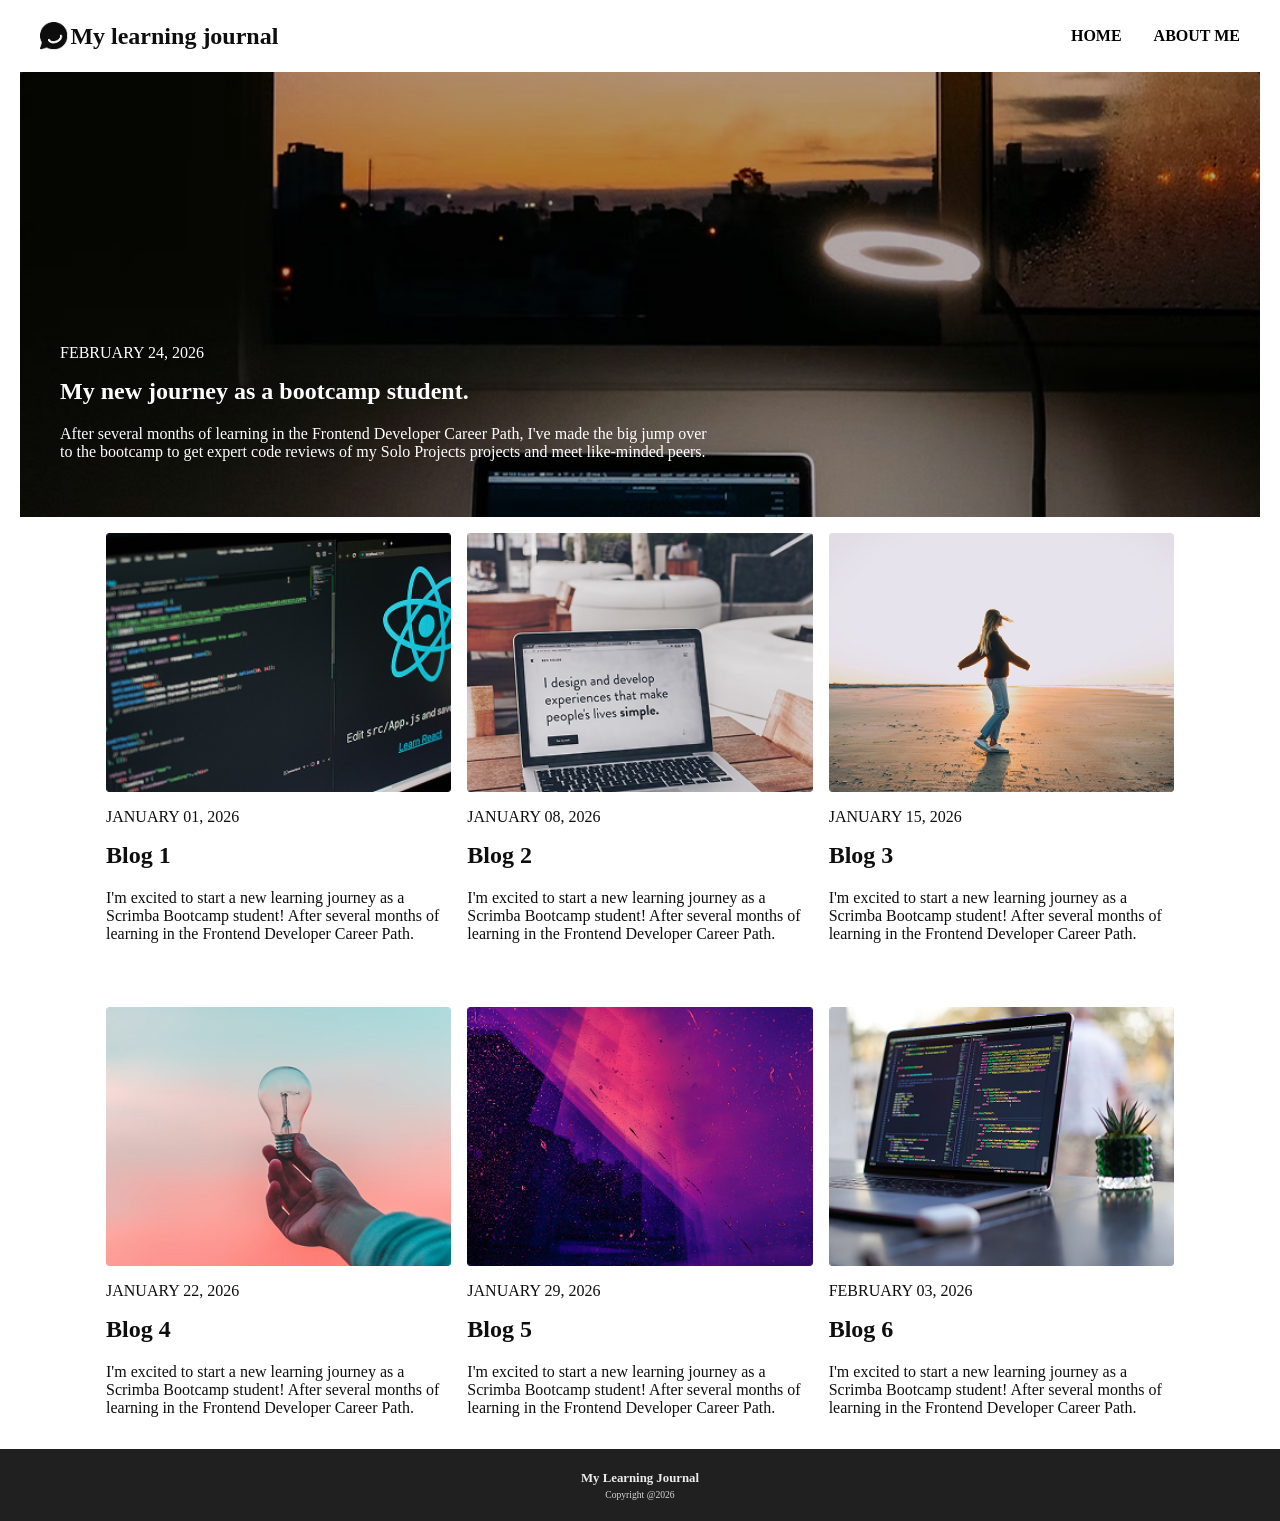
<file: index.html>
<html>
    <head>
        <title>My Learning Journal</title>
        <link rel="stylesheet" href="css/styles.css">
	<meta name="viewport" content="width=device-width, initial-scale=1.0" />
    </head>
    <body>
        <header>
            <div class="icon">
                <img src="images/icon.png" alt="speaking bubble icon">
                <h1>My learning journal</h1>
            </div>
            <nav>
                <a href="#">Home</a>
                <a href="#">About Me</a>
            </nav>
        </header>
        <section class="featured">
            <p class="date">February 24, 2026</p>
            <h1 class="title">My new journey as a bootcamp student.</h1>
            <p class="subtitle">
                After several months of learning in the Frontend Developer
                Career Path, I've made the big jump over to the bootcamp to get expert 
                code reviews of my Solo Projects projects and meet like-minded peers.
            </p>
        </section>
        <section class="recent">
            <div class="post">
                <img src="images/post-01.png" alt="close up of screen with code on it">
                <p class="date">January 01, 2026</p>
                <h1 class="title">Blog 1</h1>
                <p class="subtitle">
                    I'm excited to start a new learning journey as a Scrimba Bootcamp student! 
                    After several months of learning in the Frontend Developer Career Path.
                </p>
            </div>
            <div class="post">
                <img src="images/post-02.png" alt="close up of screen with code on it">
                <p class="date">January 08, 2026</p>
                <h1 class="title">Blog 2</h1>
                <p class="subtitle">
                    I'm excited to start a new learning journey as a Scrimba Bootcamp student! 
                    After several months of learning in the Frontend Developer Career Path.
                </p>
            </div>
            <div class="post">
                <img src="images/post-03.png" alt="close up of screen with code on it">
                <p class="date">January 15, 2026</p>
                <h1 class="title">Blog 3</h1>
                <p class="subtitle">
                    I'm excited to start a new learning journey as a Scrimba Bootcamp student! 
                    After several months of learning in the Frontend Developer Career Path.
                </p>
            </div>
            <div class="post">
                <img src="images/post-04.png" alt="close up of screen with code on it">
                <p class="date">January 22, 2026</p>
                <h1 class="title">Blog 4</h1>
                <p class="subtitle">
                    I'm excited to start a new learning journey as a Scrimba Bootcamp student! 
                    After several months of learning in the Frontend Developer Career Path.
                </p>
            </div>
            <div class="post">
                <img src="images/post-05.png" alt="close up of screen with code on it">
                <p class="date">January 29, 2026</p>
                <h1 class="title">Blog 5</h1>
                <p class="subtitle">
                    I'm excited to start a new learning journey as a Scrimba Bootcamp student! 
                    After several months of learning in the Frontend Developer Career Path.
                </p>
            </div>
            <div class="post">
                <img src="images/post-06.png" alt="close up of screen with code on it">
                <p class="date">February 03, 2026</p>
                <h1 class="title">Blog 6</h1>
                <p class="subtitle">
                    I'm excited to start a new learning journey as a Scrimba Bootcamp student! 
                    After several months of learning in the Frontend Developer Career Path.
                </p>
            </div>
        </section>
        <footer>
            <h3>My Learning Journal</h3>
            <p>Copyright @2026</p>
        </footer>
    </body>
</html>
</file>
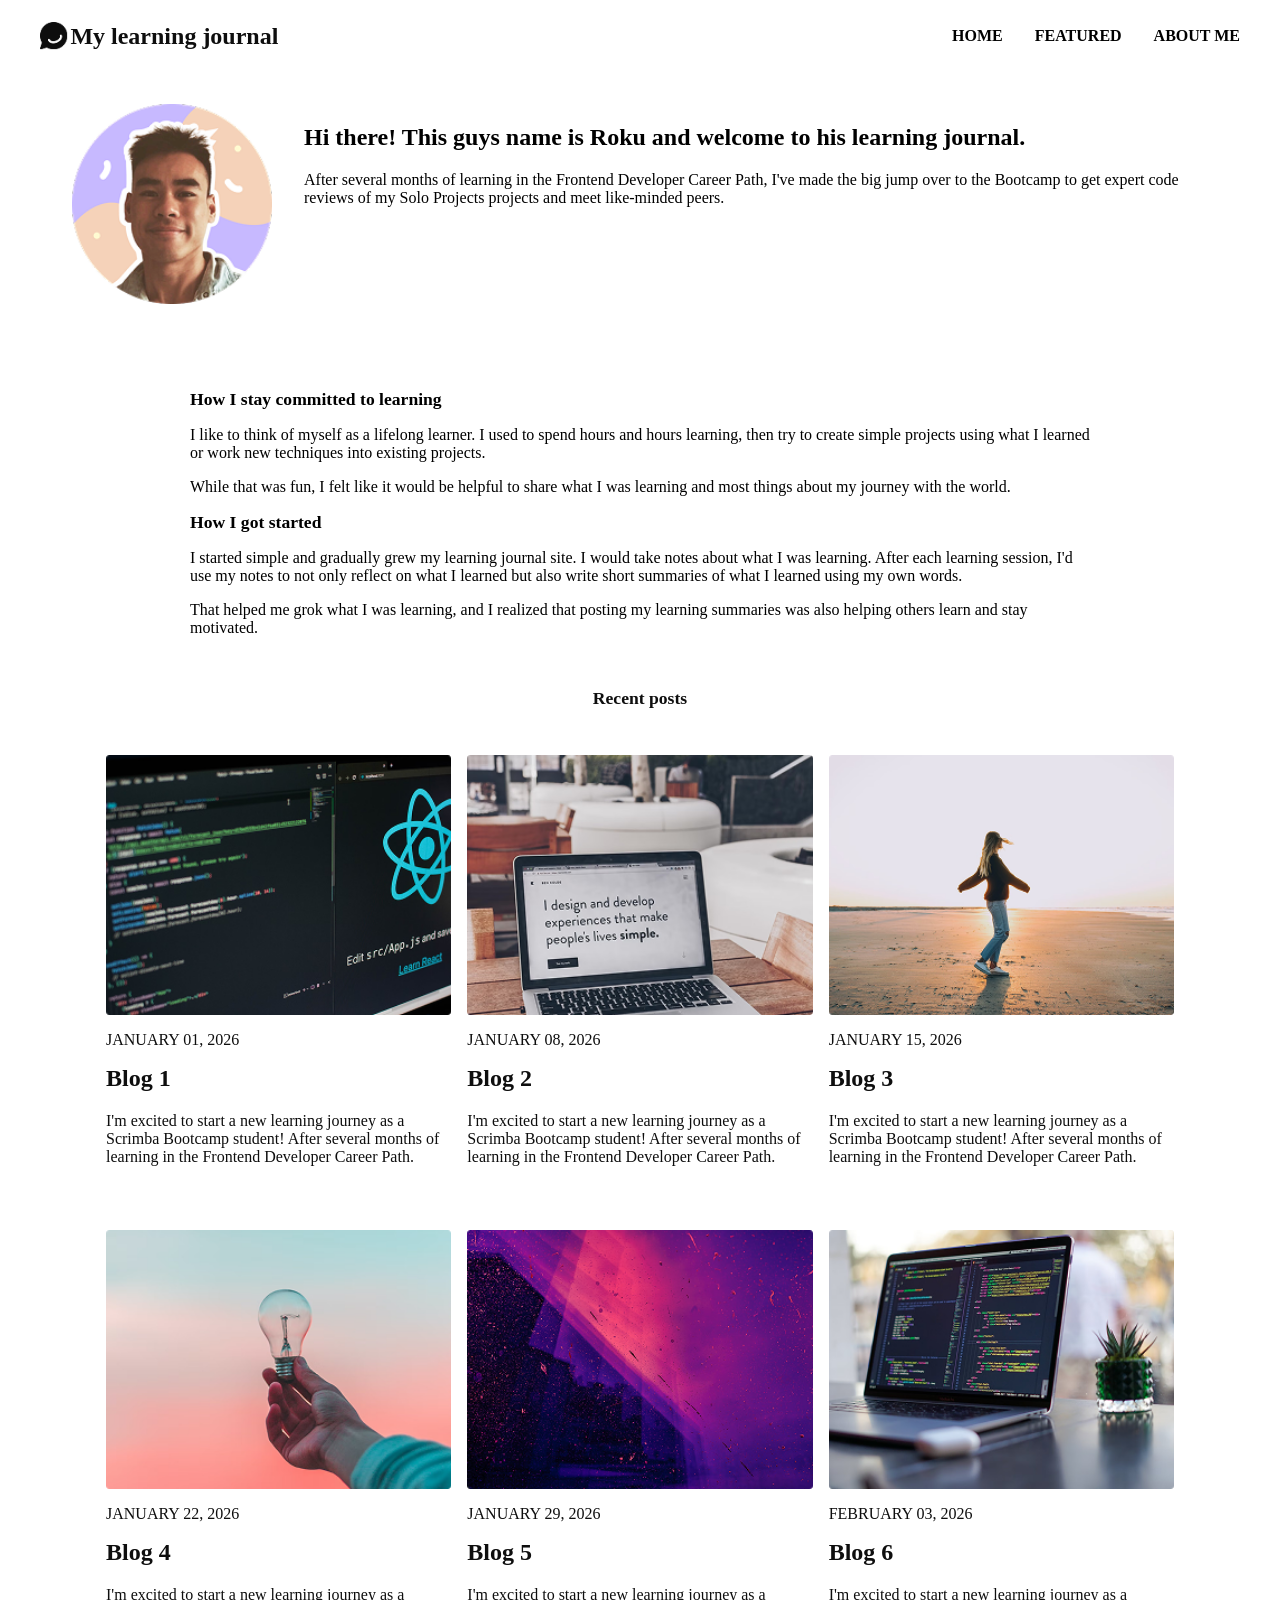
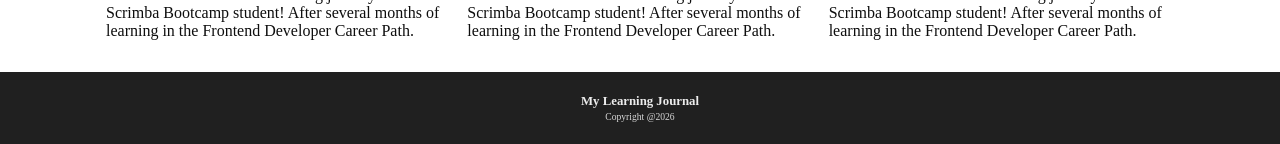
<file: about.html>
<html>
    <head>
        <title>My Learning Journal</title>
        <link rel="stylesheet" href="css/styles.css">
	<meta name="viewport" content="width=device-width, initial-scale=1.0" />
    </head>
    <body>
        <header>
            <div class="icon">
                <img src="images/icon.png" alt="speaking bubble icon">
                <h1>My learning journal</h1>
            </div>
            <nav>
                <a href="index.html">Home</a>
                <a href="featured.html">Featured</a>
                <a href="about.html">About Me</a>
            </nav>
        </header>
        <section class="profile">
            <img src="images/profile.png">
            <div class="profile-content">
                <h1 class="intro">Hi there! This guys name is Roku and welcome to his learning journal.</h1>
                <p>
                    After several months of learning in the Frontend Developer Career Path, I've 
                    made the big jump over to the Bootcamp to get expert code reviews of my Solo 
                    Projects projects and meet like-minded peers.
                </p>
            </div>
        </section>
        <section class="main-content">
            <div class="container">
                <h1>How I stay committed to learning</h1>
                <p>
                    I like to think of myself as a lifelong learner. I used to spend hours 
                    and hours learning, then try to create simple projects using what I 
                    learned or work new techniques into existing projects.
                </p>
                <p>
                    While that was fun, I felt like it would be helpful to share what I was 
                    learning and most things about my journey with the world.
                </p>
                <h1>How I got started</h1>
                <p>
                    I started simple and gradually grew my learning journal site. I would 
                    take notes about what I was learning. After each learning session, I'd 
                    use my notes to not only reflect on what I learned but also write short 
                    summaries of what I learned using my own words.
                </p>
                <p>
                    That helped me grok what I was learning, and I realized that posting my 
                    learning summaries was also helping others learn and stay motivated.
                </p>
            </div>
        </section>
        <section class="recent">
            <h1 class="recent-title">Recent posts</h1>
            <div class="post">
                <img src="images/post-01.png" alt="close up of screen with code on it">
                <p class="date">January 01, 2026</p>
                <h1 class="title">Blog 1</h1>
                <p class="subtitle">
                    I'm excited to start a new learning journey as a Scrimba Bootcamp student! 
                    After several months of learning in the Frontend Developer Career Path.
                </p>
            </div>
            <div class="post">
                <img src="images/post-02.png" alt="close up of screen with code on it">
                <p class="date">January 08, 2026</p>
                <h1 class="title">Blog 2</h1>
                <p class="subtitle">
                    I'm excited to start a new learning journey as a Scrimba Bootcamp student! 
                    After several months of learning in the Frontend Developer Career Path.
                </p>
            </div>
            <div class="post">
                <img src="images/post-03.png" alt="close up of screen with code on it">
                <p class="date">January 15, 2026</p>
                <h1 class="title">Blog 3</h1>
                <p class="subtitle">
                    I'm excited to start a new learning journey as a Scrimba Bootcamp student! 
                    After several months of learning in the Frontend Developer Career Path.
                </p>
            </div>
            <div class="post">
                <img src="images/post-04.png" alt="close up of screen with code on it">
                <p class="date">January 22, 2026</p>
                <h1 class="title">Blog 4</h1>
                <p class="subtitle">
                    I'm excited to start a new learning journey as a Scrimba Bootcamp student! 
                    After several months of learning in the Frontend Developer Career Path.
                </p>
            </div>
            <div class="post">
                <img src="images/post-05.png" alt="close up of screen with code on it">
                <p class="date">January 29, 2026</p>
                <h1 class="title">Blog 5</h1>
                <p class="subtitle">
                    I'm excited to start a new learning journey as a Scrimba Bootcamp student! 
                    After several months of learning in the Frontend Developer Career Path.
                </p>
            </div>
            <div class="post">
                <img src="images/post-06.png" alt="close up of screen with code on it">
                <p class="date">February 03, 2026</p>
                <h1 class="title">Blog 6</h1>
                <p class="subtitle">
                    I'm excited to start a new learning journey as a Scrimba Bootcamp student! 
                    After several months of learning in the Frontend Developer Career Path.
                </p>
            </div>
        </section>
        <footer>
            <h3>My Learning Journal</h3>
            <p>Copyright @2026</p>
        </footer>
    </body>
</html>
</file>
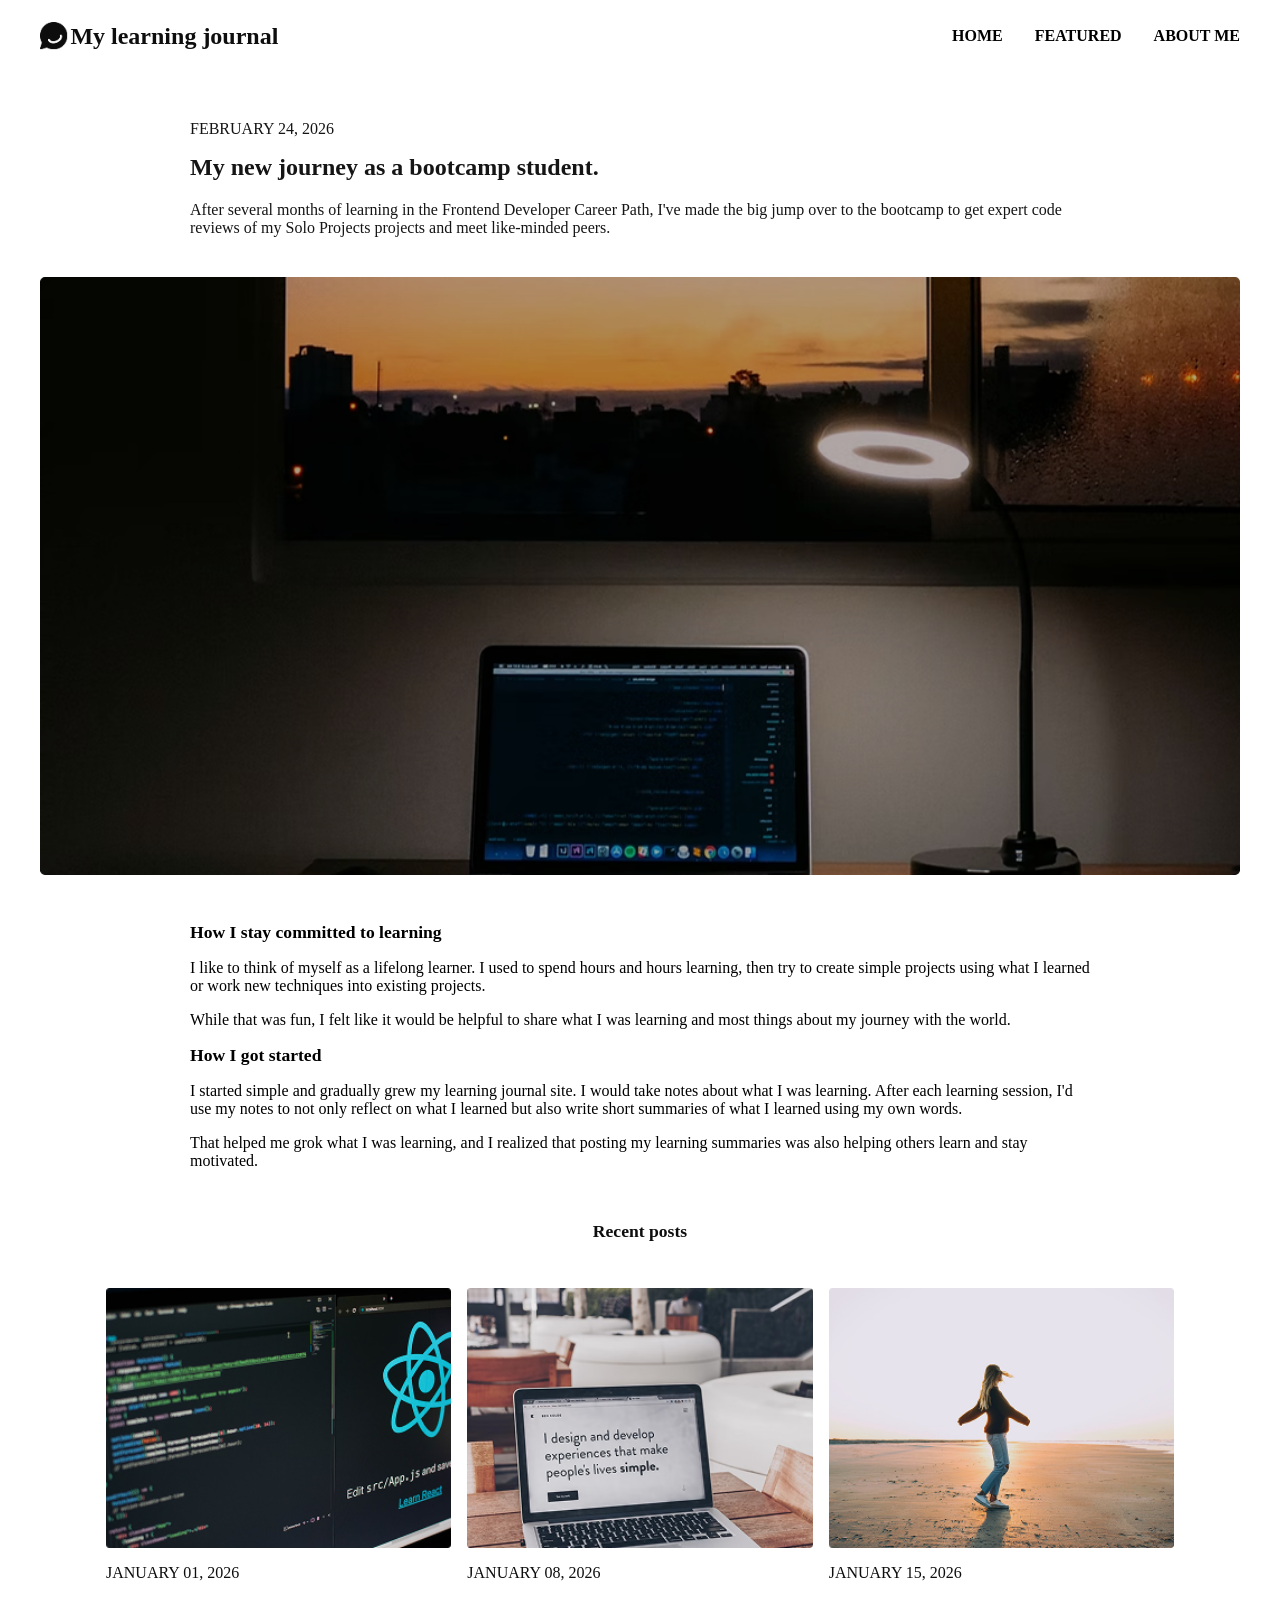
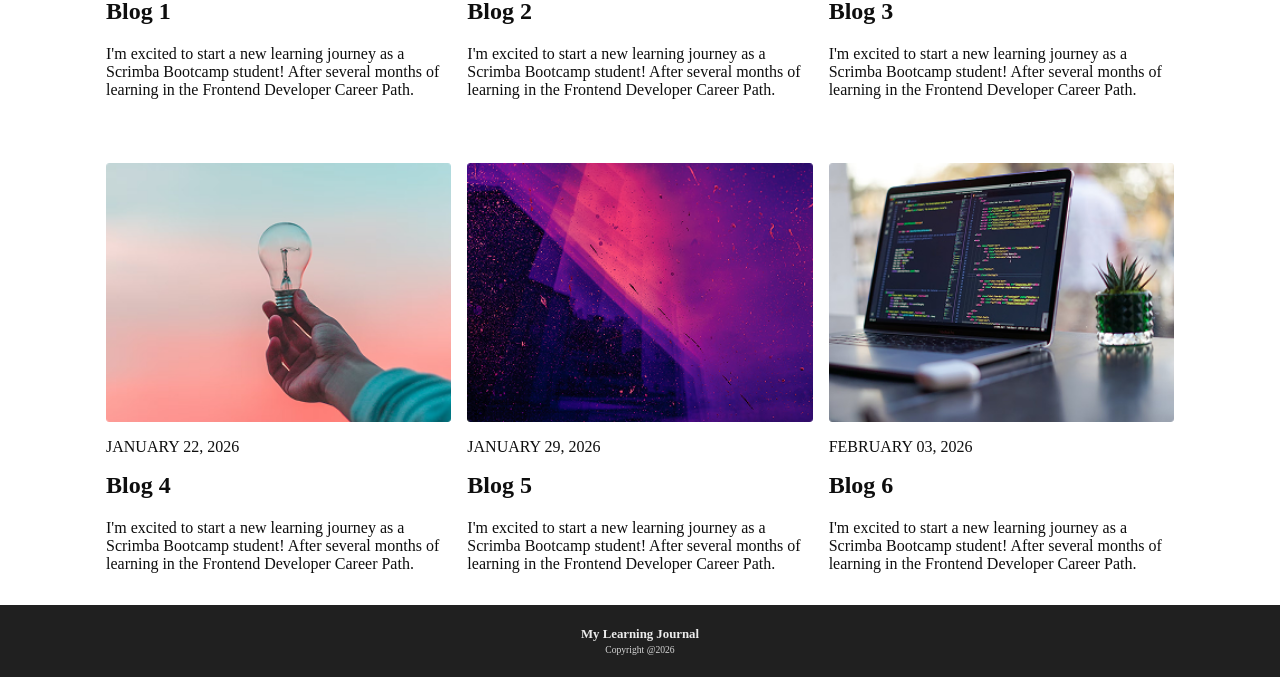
<file: featured.html>
<html>
    <head>
        <title>My Learning Journal</title>
        <link rel="stylesheet" href="css/styles.css">
	<meta name="viewport" content="width=device-width, initial-scale=1.0" />
    </head>
    <body>
        <header>
            <div class="icon">
                <img src="images/icon.png" alt="speaking bubble icon">
                <h1>My learning journal</h1>
            </div>
            <nav>
                <a href="index.html">Home</a>
                <a href="featured.html">Featured</a>
                <a href="about.html">About Me</a>
            </nav>
        </header>
        <section class="main">
            <p class="date">February 24, 2026</p>
            <h1 class="title">My new journey as a bootcamp student.</h1>
            <p class="subtitle">
                After several months of learning in the Frontend Developer
                Career Path, I've made the big jump over to the bootcamp to get expert 
                code reviews of my Solo Projects projects and meet like-minded peers.
            </p>
        </section>
        <section class="main-content">
            <img src="images/article.png">
            <div class="container">
                <h1>How I stay committed to learning</h1>
                <p>
                    I like to think of myself as a lifelong learner. I used to spend hours 
                    and hours learning, then try to create simple projects using what I 
                    learned or work new techniques into existing projects.
                </p>
                <p>
                    While that was fun, I felt like it would be helpful to share what I was 
                    learning and most things about my journey with the world.
                </p>
                <h1>How I got started</h1>
                <p>
                    I started simple and gradually grew my learning journal site. I would 
                    take notes about what I was learning. After each learning session, I'd 
                    use my notes to not only reflect on what I learned but also write short 
                    summaries of what I learned using my own words.
                </p>
                <p>
                    That helped me grok what I was learning, and I realized that posting my 
                    learning summaries was also helping others learn and stay motivated.
                </p>
            </div>
        </section>
        <section class="recent">
            <h1 class="recent-title">Recent posts</h1>
            <div class="post">
                <img src="images/post-01.png" alt="close up of screen with code on it">
                <p class="date">January 01, 2026</p>
                <h1 class="title">Blog 1</h1>
                <p class="subtitle">
                    I'm excited to start a new learning journey as a Scrimba Bootcamp student! 
                    After several months of learning in the Frontend Developer Career Path.
                </p>
            </div>
            <div class="post">
                <img src="images/post-02.png" alt="close up of screen with code on it">
                <p class="date">January 08, 2026</p>
                <h1 class="title">Blog 2</h1>
                <p class="subtitle">
                    I'm excited to start a new learning journey as a Scrimba Bootcamp student! 
                    After several months of learning in the Frontend Developer Career Path.
                </p>
            </div>
            <div class="post">
                <img src="images/post-03.png" alt="close up of screen with code on it">
                <p class="date">January 15, 2026</p>
                <h1 class="title">Blog 3</h1>
                <p class="subtitle">
                    I'm excited to start a new learning journey as a Scrimba Bootcamp student! 
                    After several months of learning in the Frontend Developer Career Path.
                </p>
            </div>
            <div class="post">
                <img src="images/post-04.png" alt="close up of screen with code on it">
                <p class="date">January 22, 2026</p>
                <h1 class="title">Blog 4</h1>
                <p class="subtitle">
                    I'm excited to start a new learning journey as a Scrimba Bootcamp student! 
                    After several months of learning in the Frontend Developer Career Path.
                </p>
            </div>
            <div class="post">
                <img src="images/post-05.png" alt="close up of screen with code on it">
                <p class="date">January 29, 2026</p>
                <h1 class="title">Blog 5</h1>
                <p class="subtitle">
                    I'm excited to start a new learning journey as a Scrimba Bootcamp student! 
                    After several months of learning in the Frontend Developer Career Path.
                </p>
            </div>
            <div class="post">
                <img src="images/post-06.png" alt="close up of screen with code on it">
                <p class="date">February 03, 2026</p>
                <h1 class="title">Blog 6</h1>
                <p class="subtitle">
                    I'm excited to start a new learning journey as a Scrimba Bootcamp student! 
                    After several months of learning in the Frontend Developer Career Path.
                </p>
            </div>
        </section>
        <footer>
            <h3>My Learning Journal</h3>
            <p>Copyright @2026</p>
        </footer>
    </body>
</html>
</file>
<file: css/styles.css>
html, 
body {
    margin: 0;
    padding: 0;
}

header, .icon {
    display: flex;
    align-items: center;
}

header {
    height: 8vh;
    justify-content: space-between;
    /* border: 1px solid blue; */
}

header, .featured, .main, .main-content {
    padding: 0 1em;
}

header, .recent {
    color: #0E0E0E;
}

.icon {
    gap: 0.15em;
}

header img {
    width: 28px;
    height: 28px;
}

header h1 {
    margin: 0;
    font-size: 1em;
}

header a {
    text-transform: uppercase;
    text-decoration: none;
}

header a:link, 
header a:visited {
    color: black;
}

nav {
    font-size: 0.6em;
    font-weight: 700;
    display: flex;
    gap: 2em;
}

img {
    max-width: 100%;
    height: auto;
}

.featured, .main-content, .post, footer {
    display: flex;
    flex-direction: column;
}

.featured {
    min-height: 30vh;
    background-size: cover;
    justify-content: flex-end;

    /* border: 1px solid yellow; */
}

.featured {
    color: #FFFFFF;
    background-image: url('../images/article.png');
}

.main {
    color: #151515;
    background-color: #FFFFFF;
    margin-top: 2em;
}

.main-content h1 {
    font-size: 1.1em;
}

.main-content img {
    border-radius: 0.3em;
    margin: 1em 0;
}

.featured .date, 
.main .date,
.recent .date {
    text-transform: uppercase;
}

.featured .date,
.featured h1, 
.featured p,
.main .date,
.main h1, 
.main p,
.recent .date,
.recent h1,
.recent p {
    margin-top: 0;
}

.profile {
    min-height: 30vh;
    padding: 2em 0 0 2em;
    box-sizing: border-box;
}

.profile img {
    height: 200px;
}

.main-content .intro {
    font-size: 2em;
    margin-top: 0;
    margin-bottom: 0;
}

.main-content .detail {
    margin-bottom: 2em;
}

.recent-title {
    font-size: 1.1em;
    text-align: center;
    padding-top: 2em;
}

.recent {
    min-height: 53vh;
    display: grid;
    grid-template-columns: 1fr;
    gap: 1em;
    max-width: 1100px;
    margin: 0 auto;
    padding: 0 1em;
    box-sizing: border-box;
    /* border: 1px solid green; */
}

.post {
    padding: 1em 0;
}

.post img {
    margin-bottom: 1em;
}

.featured, footer {
    background-color: #202020;
}

footer {
    min-height: 8vh;
    text-align: center;
    display: flex;
    justify-content: center;
    /* border: 1px solid red; */
}

footer h3{
    font-size: 0.8em;
    color: #ECECEC;
    margin: 0;
}

footer p {
    font-size: 0.6em;
    color: #D7D7D7;
    margin-top: 0.25em;
    margin-bottom: 0;
}

@media (min-width: 600px) {
    header h1 {
        font-size: 1.5em;
    }

    nav {
        font-size: 1em;
    }

    .featured {
        min-height: 45vh;
    }

    .featured h1, 
    .featured p {
        max-width: 70%;
    }

    .featured {
        padding: 0 0 2.5em 2.5em;
    }

    .profile {
        display: flex;
    }

    .profile-content {
        flex-direction: column;
        padding: 0 2em;
    }

    .recent {
        display: grid;
        grid-template-columns: repeat(2, 1fr);
    }

    .recent-title {
        grid-column: 1 / -1;
    }
}

@media (min-width: 900px) {
    .featured h1, 
    .featured p {
        max-width: 650px;
    }

    .recent {
        display: grid;
        grid-template-columns: repeat(3, 1fr);
    }

    .main-content img {
        display: block;
        height: auto;
        width: 1200px;
        margin: 0 auto;
    }

    .main,
    .container {
        height: auto;
        width: 900px;
    }

    .main {
        margin: 3em auto 2.5em;
    }

    .container {
        margin: 2em auto 0; 
    }

}

@media (min-width: 1199px) {
    header, .featured, .profile {
        width: 1200px;
        margin: 0 auto;
    }
}
</file>
